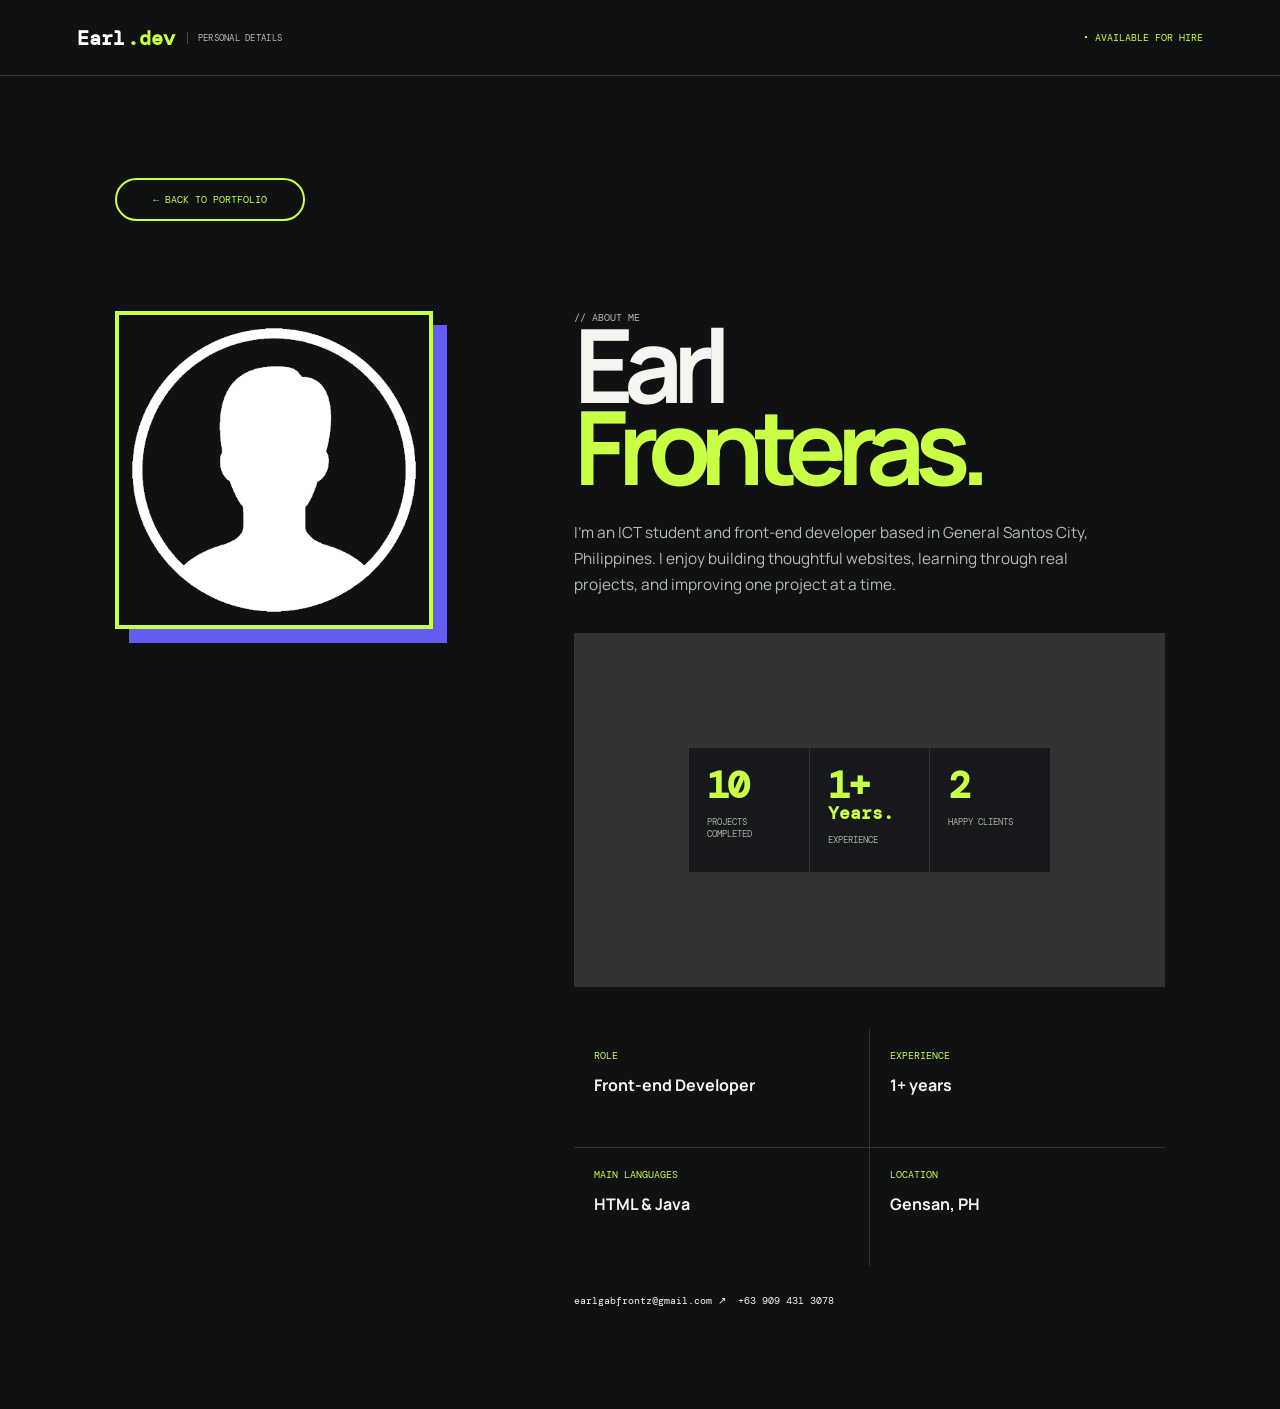
<file: personal-details.html>
<!doctype hphiptml>
<html lang="en">
<head>
  <meta charset="UTF-8">
  <meta name="viewport" content="width=device-width,initial-scale=1">
  <title>Personal Details | </title>
  <link rel="preconnect" href="https://fonts.googleapis.com">
  <link rel="preconnect" href="https://fonts.gstatic.com" crossorigin>
  <link href="https://fonts.googleapis.com/css2?family=DM+Mono:wght@400;500&family=Manrope:wght@400;600;700;800&display=swap" rel="stylesheet">
  <link rel="stylesheet" href="style.css">
  <style>
    body::after{content:"";position:fixed;z-index:100;inset:0;background:#c9ff45;transform:translateX(-101%);transition:transform .42s cubic-bezier(.76,0,.24,1);pointer-events:none}
    body.page-leaving::after,body.page-entering::after{transform:translateX(0)}
    body.page-leaving header,body.page-leaving main{opacity:0;transform:translateY(-12px);transition:opacity .25s ease,transform .25s ease}
    .details-page .back-link{justify-content:center;min-width:190px;padding:13px 18px;border:2px solid #c9ff45;border-radius:999px;transition:background .22s ease,color .22s ease,transform .25s cubic-bezier(.16,1,.3,1),box-shadow .25s ease}
    .details-page .back-link:hover,.details-page .back-link:focus-visible{background:#c9ff45;color:#101113;text-decoration:none;transform:translateX(-5px) scale(1.06);box-shadow:0 0 22px rgba(201,255,69,.55)}
  </style>
</head>
<body class="details-page page-entering">
  <header>
    <a class="logo" href="index.html">Earl<span>.dev</span><span class="role">personal details</span></a>
    <a class="available" href="mailto:earlgabfrontz@gmail.com">&bull; available for hire</a>
  </header>
  <main class="details-main">
    <a class="back-link" href="index.html?from=details">&larr; Back to portfolio</a>
    <div class="details-grid">
      <img class="details-photo" src="profile-cutout.png" alt="Portrait of Earl">
      <div class="details-copy">
        <p class="label">// ABOUT ME</p>
        <h1>Earl<br><span>Fronteras.</span></h1>
        <p class="details-intro">I&rsquo;m an ICT student and front-end developer based in General Santos City, Philippines. I enjoy building thoughtful websites, learning through real projects, and improving one project at a time.</p>
        <section class="achievement-strip" aria-label="Experience highlights">
          <article><strong>10</strong><span>Projects completed</span></article>
          <article><strong>1+<span> Years.</span></strong><span>Experience</span></article>
          <article><strong>2</strong><span>Happy clients</span></article>
        </section>
        <dl class="details-list">
          <div><dt>Role</dt><dd>Front-end Developer</dd></div>
          <div><dt>Experience</dt><dd>1+ years</dd></div>
          <div><dt>Main languages</dt><dd>HTML &amp; Java</dd></div>
          <div><dt>Location</dt><dd>Gensan, PH</dd></div>
        </dl>
        <div class="details-contact">
          <a href="mailto:earlgabfrontz@gmail.com">earlgabfrontz@gmail.com &nearr;</a>
          <a href="tel:+639094313078">+63 909 431 3078</a>
        </div>
      </div>
    </div>
  </main>
  <script src="script.js"></script>
</body>
</html>
</file>
<file: style.css>
*{box-sizing:border-box}
html{scroll-behavior:smooth}
body{margin:0;background:#101113;color:#f5f5f0;font-family:Manrope,Arial,sans-serif;transition:background-color .5s ease,color .5s ease}
.skip-link{position:fixed;z-index:20;top:12px;left:12px;padding:10px 14px;background:#c9ff45;color:#101113;text-decoration:none;font:10px 'DM Mono',monospace;text-transform:uppercase;transform:translateY(-150%);transition:transform .2s ease}.skip-link:focus{transform:translateY(0);outline:2px solid #fff;outline-offset:2px}a:focus-visible,button:focus-visible{outline:2px solid #c9ff45;outline-offset:4px}
body.is-loading{overflow:hidden}.intro-screen{position:fixed;z-index:10;inset:0;display:grid;place-content:center;text-align:center;background:#101113;transition:opacity .6s ease,visibility .6s ease}.intro-kicker{position:relative;width:min(360px,78vw);height:44px;margin:0;color:#c9ff45;font:700 clamp(25px,5vw,46px) 'DM Mono',monospace;letter-spacing:-.07em}.intro-kicker span{position:absolute;inset:0;display:grid;place-items:center;opacity:0;animation:welcome-cycle 2s ease forwards}.intro-kicker span:nth-child(2){animation-delay:2s}.intro-kicker span:nth-child(3){animation-delay:4s}.intro-kicker span:nth-child(4){animation-delay:6s}.intro-kicker span:nth-child(5){animation-delay:8s}.intro-kicker span:nth-child(6){animation-delay:10s}.intro-kicker span:nth-child(7){animation-delay:12s}.intro-progress{width:min(270px,65vw);height:2px;margin:30px auto 0;background:#ffffff29;overflow:hidden}.intro-progress i{display:block;width:100%;height:100%;background:#c9ff45;transform:translateX(-100%);animation:intro-load 15s cubic-bezier(.16,1,.3,1) forwards}.intro-screen.is-hidden{opacity:0;visibility:hidden;pointer-events:none}@keyframes intro-load{to{transform:translateX(0)}}@keyframes welcome-cycle{0%{opacity:0;transform:translateY(5px)}12%,88%{opacity:1;transform:translateY(0)}100%{opacity:0;transform:translateY(-5px)}}
header{height:76px;padding:0 6vw;border-bottom:1px solid #ffffff29;display:flex;align-items:center;justify-content:space-between}
.logo{display:flex;align-items:center;gap:2px;color:#fff;text-decoration:none;font:700 20px 'DM Mono',monospace}.logo .role{margin-left:10px;padding-left:10px;border-left:1px solid #ffffff3d;color:#b7bbb5;font:9px 'DM Mono',monospace;text-transform:uppercase;letter-spacing:.03em}header,.logo,.logo .role,.label,.intro,.hero-bio,.terminal,.terminal-head,.output,.language,footer{transition:background-color .5s ease,color .5s ease,border-color .5s ease}
.logo span,h1 span,.green,.section-title span{color:#c9ff45}
nav{display:flex;gap:32px}
nav a,.available,.label{font:10px 'DM Mono',monospace;text-transform:uppercase;color:#b7bbb5;text-decoration:none}
nav a{display:grid;place-items:center;width:42px;height:42px;border-radius:50%;transition:color .2s ease,background-color .2s ease,box-shadow .2s ease}nav a:hover,nav a:focus-visible{background:#c9ff45;color:#101113;box-shadow:0 0 18px rgba(201,255,69,.65);outline:none}
.theme-toggle{width:34px;height:34px;padding:0;border:1px solid #ffffff44;border-radius:50%;background:transparent;color:#c9ff45;cursor:pointer;font-size:17px;transition:background .2s ease,color .2s ease,transform .2s ease}.theme-toggle:hover{background:#c9ff45;color:#101113;transform:rotate(20deg)}
.available{color:#c9ff45}
.hero,section{padding:9vw}
.hero{min-height:calc(100vh - 76px)}
.label{margin:0}
.hero-grid{display:grid;grid-template-columns:1.1fr .9fr;gap:7vw;align-items:center;margin:11vh 0}
.hero h1,#contact h2{font-size:clamp(64px,9vw,140px);line-height:.82;letter-spacing:-.1em;margin:0}
.hero-title{display:flex;flex-direction:column;align-items:flex-start}.hero-word{display:block;color:inherit;opacity:0;transition:opacity .3s ease,transform .85s cubic-bezier(.16,1,.3,1)}.hero-word-front{transform:translateX(-110%)}.hero-word-developer{transform:translateX(110%);transition-delay:.12s}.intro-complete .hero-word{opacity:1;transform:translateX(0)}.hero-bio{max-width:560px;margin:28px 0 0;color:#b7bbb5;font-size:clamp(12px,1.05vw,15px);line-height:1.7}.portrait-wrap{display:grid;place-items:center}.profile-photo{width:clamp(190px,27vw,360px);aspect-ratio:1;object-fit:cover;border-radius:50%;border:4px solid #c9ff45;box-shadow:12px 12px 0 #635df1;opacity:0;transform:translateX(90px) rotate(6deg);transition:opacity .35s ease,transform .8s cubic-bezier(.16,1,.3,1);cursor:pointer}.intro-complete .profile-photo{opacity:1;transform:translateX(0) rotate(0)}.intro-complete .portrait-wrap:hover .profile-photo{transform:scale(1.1) rotate(-3deg);box-shadow:18px 18px 0 #635df1}
.portrait-wrap{position:relative}.profile-stats{position:absolute;right:-4%;bottom:-8px;display:grid;gap:9px;z-index:2;opacity:0;transform:translateX(35px);transition:opacity .4s ease .45s,transform .55s cubic-bezier(.16,1,.3,1) .45s}.intro-complete .profile-stats{opacity:1;transform:translateX(0)}.intro-complete .portrait-wrap:hover .profile-stats{transform:translateX(0) scale(1.06)}.profile-stats p{margin:0;padding:11px 15px;background:#f5f5f0;color:#101113;border:1px solid #1011131f;border-radius:4px;box-shadow:5px 5px 0 #1011131c;font:600 10px 'DM Mono',monospace;text-transform:uppercase;white-space:nowrap;transition:transform .2s ease,box-shadow .2s ease}.profile-stats p:hover{transform:scale(1.06);box-shadow:7px 7px 0 #635df1}.profile-stats b{display:inline-grid;place-items:center;width:18px;height:18px;margin-right:8px;border-radius:50%;background:#101113;color:#c9ff45;font-size:9px;vertical-align:middle}
.terminal{padding:18px 25px;background:#1c1e21;border:1px solid #ffffff25;box-shadow:10px 10px #c9ff45;font:11px/1.7 'DM Mono',monospace;color:#f5f5f0}
.terminal-head{margin:-18px -25px 18px;padding:8px 12px;border-bottom:1px solid #ffffff25;color:#91968e;font-size:9px}
.terminal-head i{display:inline-block;width:7px;height:7px;background:#f15b50;border-radius:50%;margin-right:5px}
.terminal-head i:nth-child(2){background:#f3c85b}.terminal-head i:nth-child(3){background:#c9ff45}
.output{color:#9ba399;margin-left:15px}.terminal em{display:inline-block;background:#c9ff45;width:8px;height:14px;vertical-align:middle}
.intro{border-top:1px solid #ffffff29;padding-top:18px;max-width:100%;font-size:13px;color:#b7bbb5}.intro a{float:right;color:#c9ff45;text-decoration:none;font:10px 'DM Mono',monospace}
.ticker{overflow:hidden;white-space:nowrap;background:#c9ff45;color:#101113;padding:17px 0;font:11px 'DM Mono',monospace;letter-spacing:.05em}.ticker span{display:block;width:max-content;animation:ticker-scroll 18s linear infinite}@keyframes ticker-scroll{to{transform:translateX(-33.333%)}}@media(prefers-reduced-motion:reduce){.ticker span{animation:none}}
section>.label{border-bottom:1px solid #ffffff29;padding-bottom:15px;margin-bottom:50px}
.work-heading{display:flex;align-items:end;justify-content:space-between;gap:40px;margin:-10px 0 55px}.work-heading h2{margin:0;font-size:clamp(42px,6.3vw,88px);letter-spacing:-.1em;line-height:.86}.work-heading h2 span{color:#c9ff45}.work-heading p{max-width:300px;margin:0;color:#aab0a5;font:11px/1.7 'DM Mono',monospace;text-transform:uppercase}.scroll-reveal-left,.scroll-reveal-right{opacity:0;transition:opacity .35s ease,transform .8s cubic-bezier(.16,1,.3,1)}.scroll-reveal-left{transform:translateX(-90px)}.scroll-reveal-right{transform:translateX(90px)}.scroll-reveal-left.is-revealed,.scroll-reveal-right.is-revealed{opacity:1;transform:translateX(0)}.works{display:grid;grid-template-columns:1fr 1fr;gap:25px}.card{position:relative;min-height:390px;padding:24px;display:flex;flex-direction:column;justify-content:space-between;overflow:hidden;transition:transform .25s ease,box-shadow .25s ease}.card:hover{z-index:1;transform:scale(1.025);box-shadow:0 0 26px rgba(201,255,69,.7)}.card:first-child{grid-column:span 2;min-height:490px}.card small,.card p,.card-top span,.card a{font:10px 'DM Mono',monospace}.card-top{position:relative;z-index:2;display:flex;justify-content:space-between;gap:15px}.card-top span{opacity:.7}.card-bottom{position:relative;z-index:2;display:flex;align-items:end;justify-content:space-between;gap:24px}.card h2{font-size:clamp(42px,7vw,105px);letter-spacing:-.1em;line-height:.78;margin:0}.card-bottom>div{width:min(210px,43%)}.card p{margin:0 0 13px;line-height:1.55}.card a{display:inline-block;color:inherit;text-decoration:none;border-bottom:1px solid currentColor;padding-bottom:4px;text-transform:uppercase}.card a b{font-size:14px;margin-left:7px}.work-note{margin:22px 0 0;color:#aab0a5;font:10px 'DM Mono',monospace;letter-spacing:.04em}.github-activity{display:inline-flex;align-items:center;gap:9px;margin-top:16px;padding:12px 15px;border:1px solid #ffffff45;color:#f5f5f0;text-decoration:none;font:10px 'DM Mono',monospace;text-transform:uppercase;transition:background .2s ease,color .2s ease,transform .2s ease}.github-activity:hover,.github-activity:focus-visible{background:#c9ff45;color:#101113;transform:translateY(-3px);outline:none}.github-activity svg{width:18px;height:18px;fill:currentColor}.github-activity span{font-size:15px}
.works{transition:filter .25s ease}.works:hover{filter:drop-shadow(0 0 18px rgba(201,255,69,.42))}
.purple{background:#635df1;color:#101113}.white{background:#e8e9df;color:#101113}.orange{background:#e85a40;color:#101113}
.calculator{isolation:isolate}.calculator-art{position:absolute;z-index:0;right:11%;top:50%;width:250px;padding:20px;background:#27283c;border:3px solid #101113;border-radius:20px;box-shadow:12px 12px 0 #4b45bf;transform:translateY(-50%) rotate(10deg);opacity:.75;transition:transform .45s cubic-bezier(.16,1,.3,1),opacity .3s ease}.calculator:hover .calculator-art{transform:translateY(-60%) rotate(4deg);opacity:1}.calc-screen{display:block;height:55px;margin-bottom:18px;padding:13px;text-align:right;border:3px solid #101113;border-radius:7px;background:#c9ff45;font:15px 'DM Mono',monospace}.calc-keys{display:grid;grid-template-columns:repeat(3,1fr);gap:10px}.calc-keys i{height:36px;border:2px solid #101113;border-radius:7px;background:#a8a4ff}.calc-keys i:nth-child(3n){background:#c9ff45}.health-art{position:absolute;right:10%;top:18%;width:150px;height:150px;border:13px solid #c9ff45;border-left-color:#101113;border-radius:50%;display:grid;place-content:center;text-align:center;transform:rotate(-25deg);transition:transform .4s ease}.health:hover .health-art{transform:rotate(30deg) scale(1.1)}.health-art strong{font-size:48px;letter-spacing:-.1em;line-height:.8}.health-art em{font:8px 'DM Mono',monospace;font-style:normal;margin-top:8px}.archive-art{position:absolute;right:-18px;top:61px;display:grid;grid-template-columns:repeat(2,100px);gap:8px;transform:rotate(12deg);transition:transform .4s ease}.archive:hover .archive-art{transform:rotate(0) translate(-12px,8px)}.archive-art i{display:grid;place-items:center;width:100px;height:86px;background:#101113;color:#e85a40;font:24px 'DM Mono',monospace;font-style:normal}.archive-art i:nth-child(2),.archive-art i:nth-child(3){background:#c9ff45;color:#101113}@media(max-width:650px){.work-heading{display:block;margin-bottom:40px}.work-heading p{margin-top:22px}.calculator-art{right:-20px;width:190px;padding:14px;opacity:.5}.calc-screen{height:42px;margin-bottom:12px;padding:9px;font-size:12px}.calc-keys{gap:7px}.calc-keys i{height:27px}.card-bottom{display:block}.card-bottom>div{width:100%;margin-top:22px}.health-art{right:7%;top:18%;width:130px;height:130px}.archive-art{top:60px}.work-note{line-height:1.6}}
.section-title{font-size:clamp(40px,6vw,85px);line-height:.9;letter-spacing:-.09em;margin:0 0 50px}
.language-grid{display:grid;grid-template-columns:repeat(3,1fr);gap:18px}.language{min-height:230px;padding:25px;border:1px solid #ffffff29;transition:transform .25s ease,border-color .25s ease,box-shadow .25s ease}.language:hover{position:relative;z-index:1;transform:scale(1.05);border-color:#c9ff45;box-shadow:0 0 24px rgba(201,255,69,.65)}.language b{display:grid;place-items:center;width:75px;height:75px;font:700 28px 'DM Mono',monospace;color:#fff}.language h3{font-size:24px;margin:30px 0 5px}.language p{font:10px 'DM Mono',monospace;color:#aab0a5;text-transform:uppercase}
.html b{background:#e44d26}.css b{background:#264de4}.js{background:#f7df1e;color:#111}.js b{background:#111;color:#f7df1e}.js p{color:#514c14}
.language-logo{display:block;width:48px;height:48px;object-fit:contain}.react b{background:#20232a}.python b{background:#3776ab}.java b{background:#f5f5f0}
.scroll-letter{display:inline-block;opacity:0;transform:translateY(.55em) rotate(3deg);transition:opacity .45s ease,transform .55s cubic-bezier(.16,1,.3,1);transition-delay:var(--letter-delay)}.letters-visible .scroll-letter{opacity:1;transform:translateY(0) rotate(0)}@media(prefers-reduced-motion:reduce){.scroll-letter,.scroll-reveal-left,.scroll-reveal-right{opacity:1;transform:none;transition:none}}
#contact{background:#c9ff45;color:#101113;min-height:550px}#contact .label{border-color:#10111344;color:#384321}#contact h2{margin:14vh 0 50px}#contact h2 span{color:#635df1}.mail{display:block;width:max-content;max-width:100%;color:#101113;text-decoration:none;border-bottom:2px solid;padding-bottom:8px;font:clamp(15px,2vw,26px) 'DM Mono',monospace;overflow-wrap:anywhere}.phone{display:block;color:#101113;text-decoration:none;font:13px 'DM Mono',monospace;margin-top:22px}.social-links{display:flex;gap:10px;margin-top:16px}.social-links a{display:inline-grid;place-items:center;width:42px;height:42px;border:1px solid #101113;border-radius:50%;color:#101113;text-decoration:none;font-size:0;transition:background .2s ease,color .2s ease,transform .2s ease}.social-links a:hover,.social-links a:focus-visible{background:#101113;color:#c9ff45;transform:translateY(-3px) scale(1.08);outline:none}.social-links svg{width:18px;height:18px;fill:currentColor}.social-links svg rect,.social-links svg circle{fill:none;stroke:currentColor;stroke-width:2}
footer{display:flex;justify-content:space-between;padding:20px 6vw;color:#aab0a5;font:9px 'DM Mono',monospace}
body.light-theme{background:#f4f4ed;color:#111315}body.light-theme header,body.light-theme section>.label{border-color:#1113152b}body.light-theme .logo{color:#111315}body.light-theme nav a,body.light-theme .label{color:#5d625c}body.light-theme .theme-toggle{border-color:#11131544;color:#384321}body.light-theme .hero-bio,body.light-theme .intro{color:#5d625c}body.light-theme .terminal{background:#e7e8df;border-color:#1113152b;color:#111315}body.light-theme .terminal-head{border-color:#1113152b;color:#62685f}body.light-theme .output{color:#5d625c}body.light-theme .language{border-color:#1113152b}body.light-theme footer{color:#5d625c}body.light-theme .intro-screen{background:#101113;color:#f5f5f0}
@media(max-width:650px){header{height:64px;padding:0 7vw}nav{display:none}.available{font-size:8px}.logo .role{display:none}.theme-toggle{margin-left:auto;margin-right:12px}.hero,section{padding:20vw 7vw}.hero{min-height:calc(100vh - 64px)}.hero-grid{grid-template-columns:1fr;margin:12vh 0 7vh;gap:9vh}.hero h1,#contact h2{font-size:17vw}.hero-bio{margin-top:20px;font-size:11px;line-height:1.65}.profile-photo{width:min(68vw,260px);border-width:3px;box-shadow:7px 7px 0 #635df1}.intro{font-size:11px}.works,.language-grid{grid-template-columns:1fr}.card:first-child{grid-column:auto}.card,.card:first-child{min-height:260px}.language{min-height:160px}.language h3{margin:16px 0 5px}footer span:nth-child(2){display:none}}
@media(max-width:650px){.profile-stats{right:-3vw;bottom:-40px;gap:6px}.profile-stats p{padding:8px 10px;font-size:8px}.profile-stats b{width:15px;height:15px;margin-right:5px;font-size:7px}}
.intro-kicker{position:relative;width:min(360px,78vw);height:44px;margin:0;color:#c9ff45;font-size:clamp(25px,5vw,46px);letter-spacing:-.07em}.intro-kicker span{position:absolute;inset:0;display:grid;place-items:center;opacity:0;animation:welcome-cycle 2s ease forwards}.intro-kicker span:nth-child(2){animation-delay:2s}.intro-kicker span:nth-child(3){animation-delay:4s}.intro-kicker span:nth-child(4){animation-delay:6s}.intro-kicker span:nth-child(5){animation-delay:8s}.intro-kicker span:nth-child(6){animation-delay:10s}.intro-kicker span:nth-child(7){animation-delay:12s}.intro-progress{margin-top:24px}.intro-progress i{animation-duration:15s}@media(max-width:650px){.intro-kicker{font-size:clamp(24px,8vw,36px)}}
.details-button{display:inline-flex;align-items:center;justify-content:space-between;gap:34px;min-width:210px;margin-top:25px;padding:14px 20px;border:2px solid #c9ff45;border-radius:999px;color:#c9ff45;text-decoration:none;font:10px 'DM Mono',monospace;text-transform:uppercase;transition:background .2s ease,color .2s ease,transform .25s cubic-bezier(.16,1,.3,1),box-shadow .25s ease}.details-button span{font-size:17px;line-height:.5;transition:transform .2s ease}.details-button:hover,.details-button:focus-visible{background:#c9ff45;color:#101113;transform:translateY(-3px) scale(1.07);box-shadow:0 0 22px rgba(201,255,69,.55);outline:none}.details-button:hover span{transform:translateX(4px)}.details-page{min-height:100vh;background:#101113;color:#f5f5f0}.details-page header{padding:0 6vw}.details-main{padding:8vw 9vw}.back-link{display:inline-flex;align-items:center;gap:9px;color:#c9ff45;text-decoration:none;font:10px 'DM Mono',monospace;text-transform:uppercase}.back-link:hover,.back-link:focus-visible{text-decoration:underline;outline:none}.details-grid{display:grid;grid-template-columns:minmax(220px,.7fr) 1.3fr;gap:min(11vw,150px);align-items:start;margin-top:10vh}.details-photo{width:min(100%,330px);aspect-ratio:1;object-fit:cover;border:4px solid #c9ff45;box-shadow:14px 14px 0 #635df1}.details-copy h1{margin:0;font-size:clamp(54px,8vw,120px);line-height:.8;letter-spacing:-.1em}.details-copy h1 span{color:#c9ff45}.details-intro{max-width:550px;margin:32px 0;color:#b7bbb5;font-size:clamp(13px,1.2vw,16px);line-height:1.7}.achievement-strip{display:grid;grid-template-columns:repeat(3,1fr);gap:1px;margin-top:34px;background:#ffffff24}.achievement-strip article{min-height:124px;padding:18px;background:#17181b;transition:background .25s ease,color .25s ease,transform .25s ease,box-shadow .25s ease}.achievement-strip article:hover{position:relative;z-index:1;background:#c9ff45;color:#101113;transform:scale(1.08);box-shadow:0 0 28px rgba(201,255,69,.7)}.achievement-strip strong{display:block;color:#c9ff45;font:700 clamp(27px,3vw,42px)/1 'DM Mono',monospace;letter-spacing:-.08em;transition:color .25s ease}.achievement-strip article:hover strong{color:#101113}.achievement-strip strong span{font-size:.46em;letter-spacing:0}.achievement-strip article>span{display:block;margin-top:12px;color:#aab0a5;font:9px 'DM Mono',monospace;text-transform:uppercase;line-height:1.35;transition:color .25s ease}.achievement-strip article:hover>span{color:#384321}.details-list{display:grid;grid-template-columns:repeat(2,minmax(0,1fr));gap:1px;margin-top:42px;background:#ffffff24}.details-list div{min-height:118px;padding:20px;background:#101113}.details-list dt{color:#c9ff45;font:10px 'DM Mono',monospace;text-transform:uppercase}.details-list dd{margin:12px 0 0;font-size:16px;font-weight:700}.details-contact{display:flex;flex-wrap:wrap;gap:12px;margin-top:28px}.details-contact a{color:#f5f5f0;text-decoration:none;font:10px 'DM Mono',monospace}.details-contact a:hover,.details-contact a:focus-visible{color:#c9ff45;outline:none}@media(max-width:650px){.details-page header{padding:0 7vw}.details-main{padding:16vw 7vw}.details-grid{grid-template-columns:1fr;gap:55px;margin-top:8vh}.details-photo{width:min(72vw,290px)}.achievement-strip{grid-template-columns:1fr}.achievement-strip article{min-height:88px}.details-list{grid-template-columns:1fr}.details-list div{min-height:90px}}
</file>
